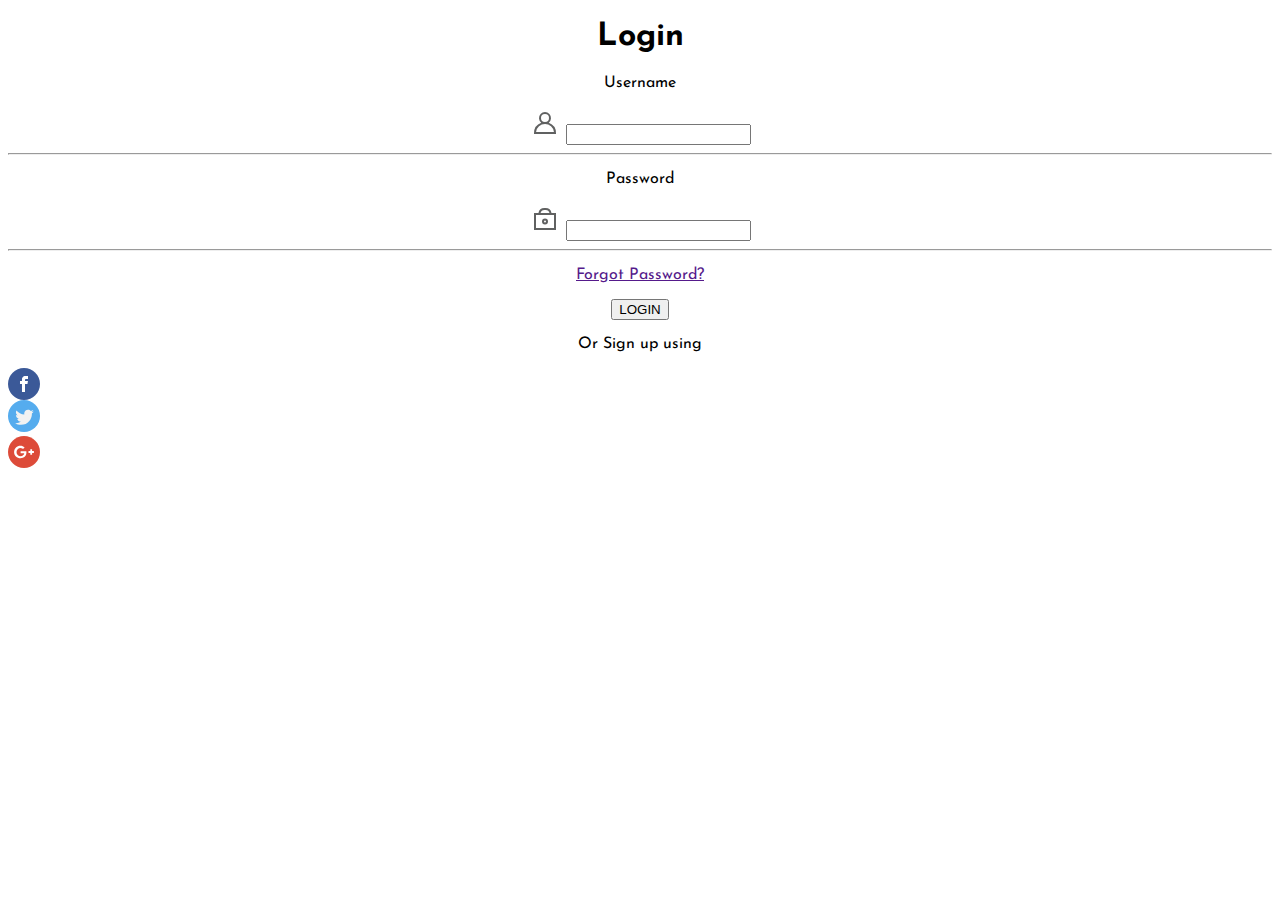
<file: Cool-Webpage/index.html>
<!DOCTYPE html>
<html lang="en">
<head>
    <meta charset="UTF-8">
    <meta http-equiv="X-UA-Compatible" content="IE=edge">
    <meta name="viewport" content="width=device-width, initial-scale=1.0">
    <title>Cool webpage</title>
    <link rel="stylesheet" href="style.css">
    <link rel="icon" type="img/x-icon" href="favicon.svg">
</head>
<body>
    <div>
        <div>
            <h1>Login</h1>
        </div>
        <div>
            <p>Username</p>
        </div>
        <div class="user-icon">
            <img 
            src="user-ico.svg" alt="">
            <input type="text"> <hr>
        </div>
        <div>
            <p>Password</p>
        </div>
        <div>
            <img src="locker.svg" alt="">
            <input type="text"> <hr>
        </div>
        <div>
            <p><a href="">Forgot Password?</a></p>
        </div>
        <div>
            <p><button>LOGIN</button></p>
        </div>
        <div>
            <p>Or Sign up using</p>
        </div>
        <div class="social-icons">
            <img
                class="social-icons" 
                src="facebook.svg" alt=""> <img src="twitter.svg" alt=""> <img src="google-plus.svg" alt="">
        </div>
    </div>
    </body>
</html>
</file>
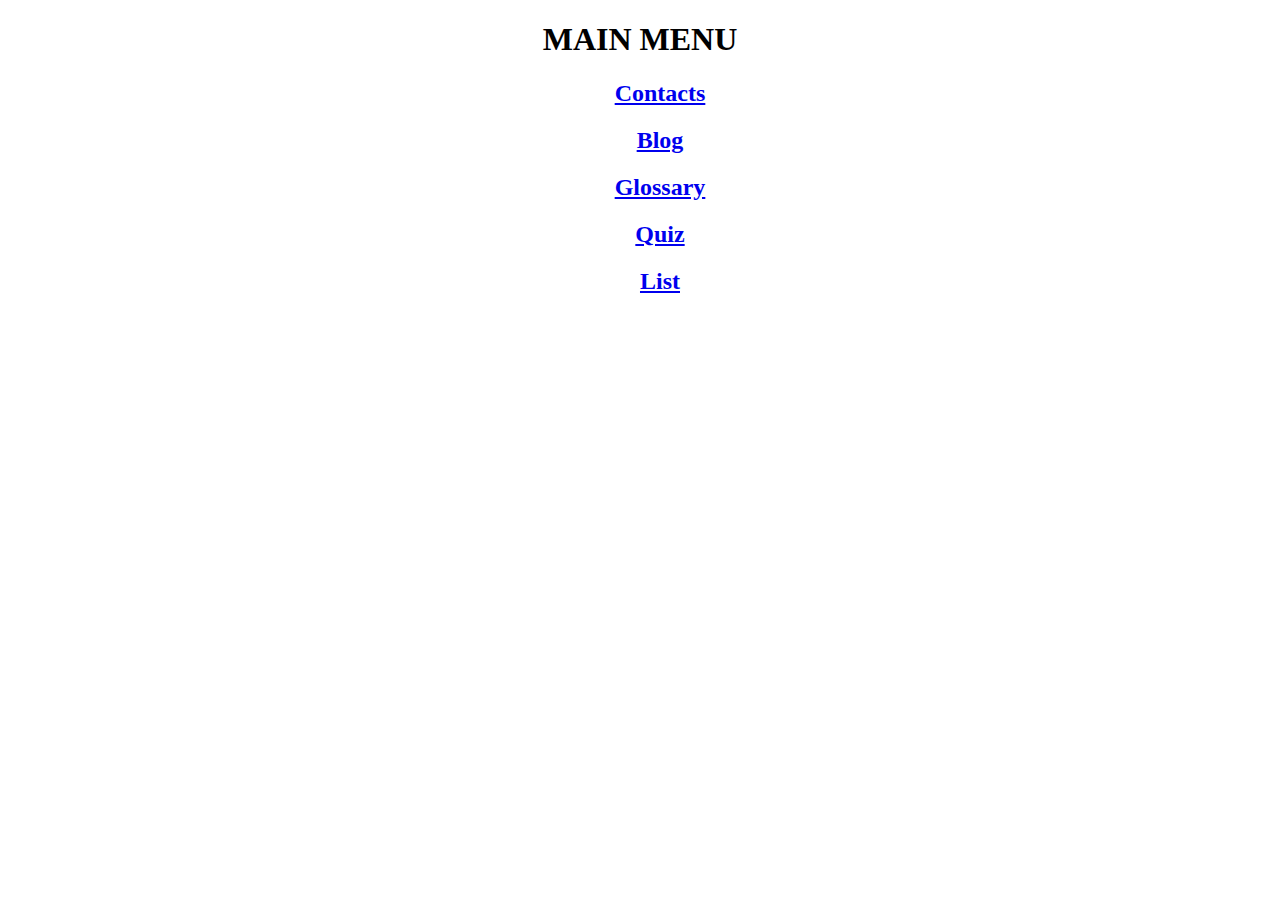
<file: Glossary/index.html>
<!DOCTYPE html>
<html lang="en">
<head>
    <meta charset="UTF-8">
    <meta http-equiv="X-UA-Compatible" content="IE=edge">
    <meta name="viewport" content="width=device-width, initial-scale=1.0">
    <title>Main menu</title>
</head>
<body>
    <div>
        <div>
            <h1 style="text-align: center;"><strong>MAIN MENU</strong></h1>
        </div>
        <div>
            <ol>
                <h2 style="text-align: center;"><a href="contacts.html">Contacts</a></h2>
                <h2 style="text-align: center;"><a href="blog-post.html">Blog</a></h2>
                <h2 style="text-align: center;"><a href="glossary.html">Glossary</a></h2>
                <h2 style="text-align: center;"><a href="quiz.html">Quiz</a></h2>
                <h2 style="text-align: center;"><a href="list.html">List</a></h2>
            </ol>
        </div>
    </div>
</body>
</html>
</file>
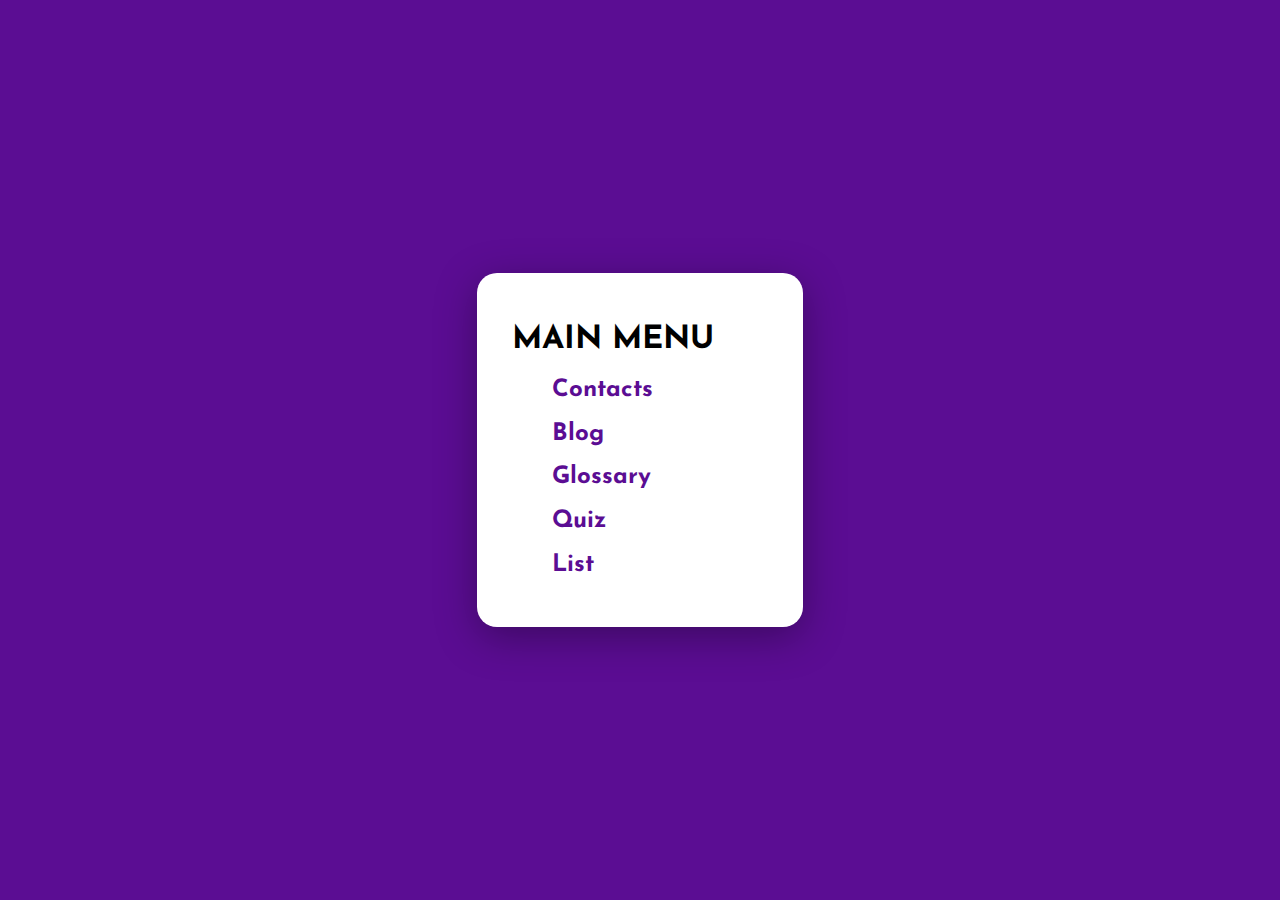
<file: html-navigation/index.html>
<!DOCTYPE html>
<html lang="en">
<head>
    <meta charset="UTF-8">
    <meta http-equiv="X-UA-Compatible" content="IE=edge">
    <meta name="viewport" content="width=device-width, initial-scale=1.0">
    <link rel="stylesheet" href="style.css">
    <link rel="icon" href="ico.svg">
        <title>Main menu</title>
</head>
<body>
    <div class="main-menu">
        <div class="center-menu">
            <header><h1>MAIN MENU</h1></header>
            <ol>
                <h2><a href="contacts.html">Contacts</a></h2>
                <h2><a href="blog-post.html">Blog</a></h2>
                <h2><a href="glossary.html">Glossary</a></h2>
                <h2><a href="quiz.html">Quiz</a></h2>
                <h2><a href="list.html">List</a></h2>
            </ol>        
        </div>
    </div>
</body>
</html>
</file>
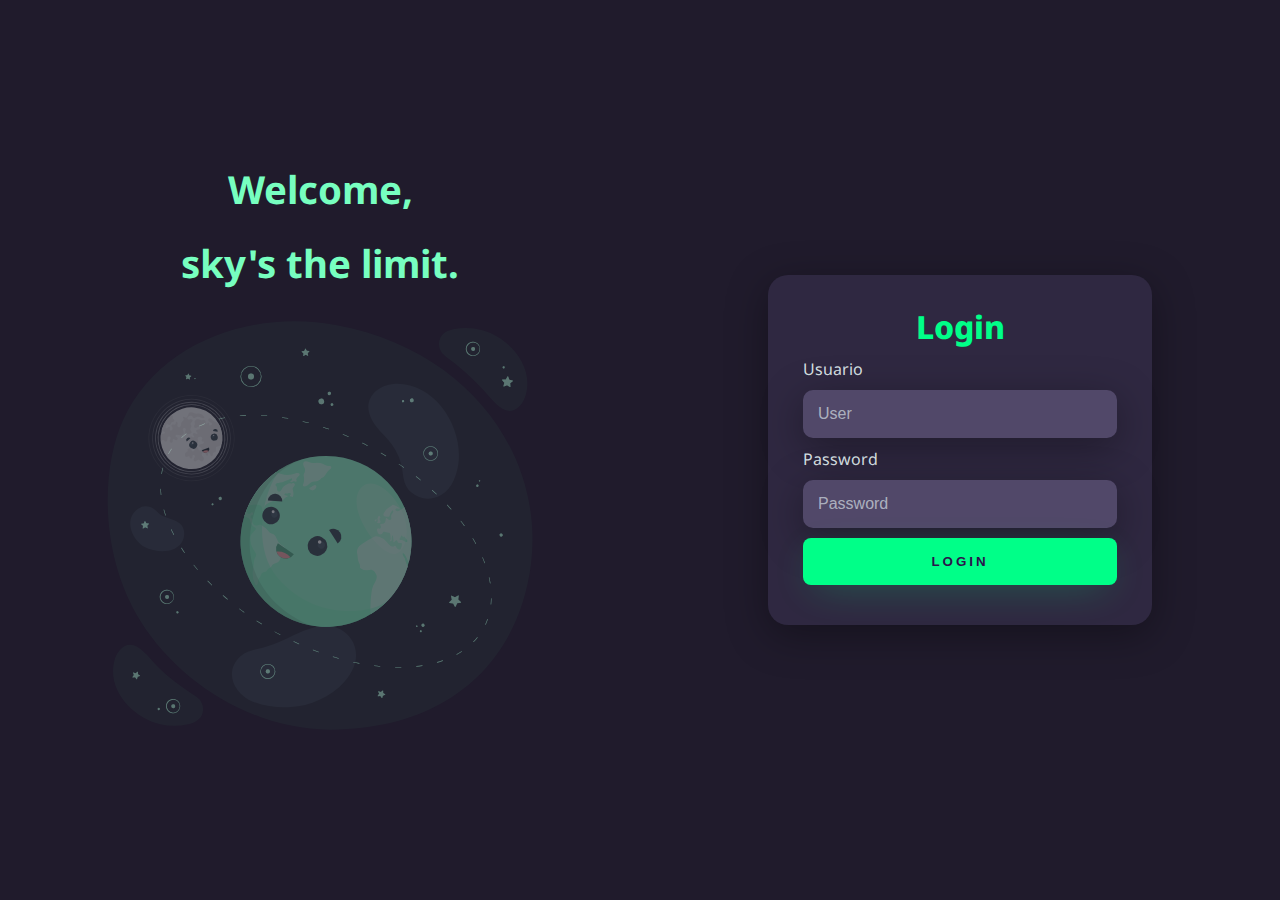
<file: Login-screen/index.html>
<!DOCTYPE html>
<html lang="en">
<head>
    <meta charset="UTF-8">
    <meta http-equiv="X-UA-Compatible" content="IE=edge">
    <meta name="viewport" content="width=device-width, initial-scale=1.0">
    <link rel="stylesheet" href="style.css">
    <link rel="icon" href="ico.svg">
    <title>Login</title>
</head>
<body>
    <div class="main-login">
        <div class="left-login">
            <h1>Welcome, </h1><br><h1>sky's the limit.</h1><h1></h1>
            <img class="left-login-image" src="sky.svg" alt="Animation">
            
        </div>
        <div class="right-login">
            <div class="card-login">
                <h1>Login</h1>
                <div class="textfield">
                    <label for="user">Usuario</label>
                    <input type="text" name="user" placeholder="User" >
                <div class="textfield">
                    <label for="password">Password</label>
                    <input type="password" name="password" placeholder="Password" >    
                </div>
                <button class="btn-login">Login</button>
            </div>
        </div>
    </div>
</body>
</html>
</file>
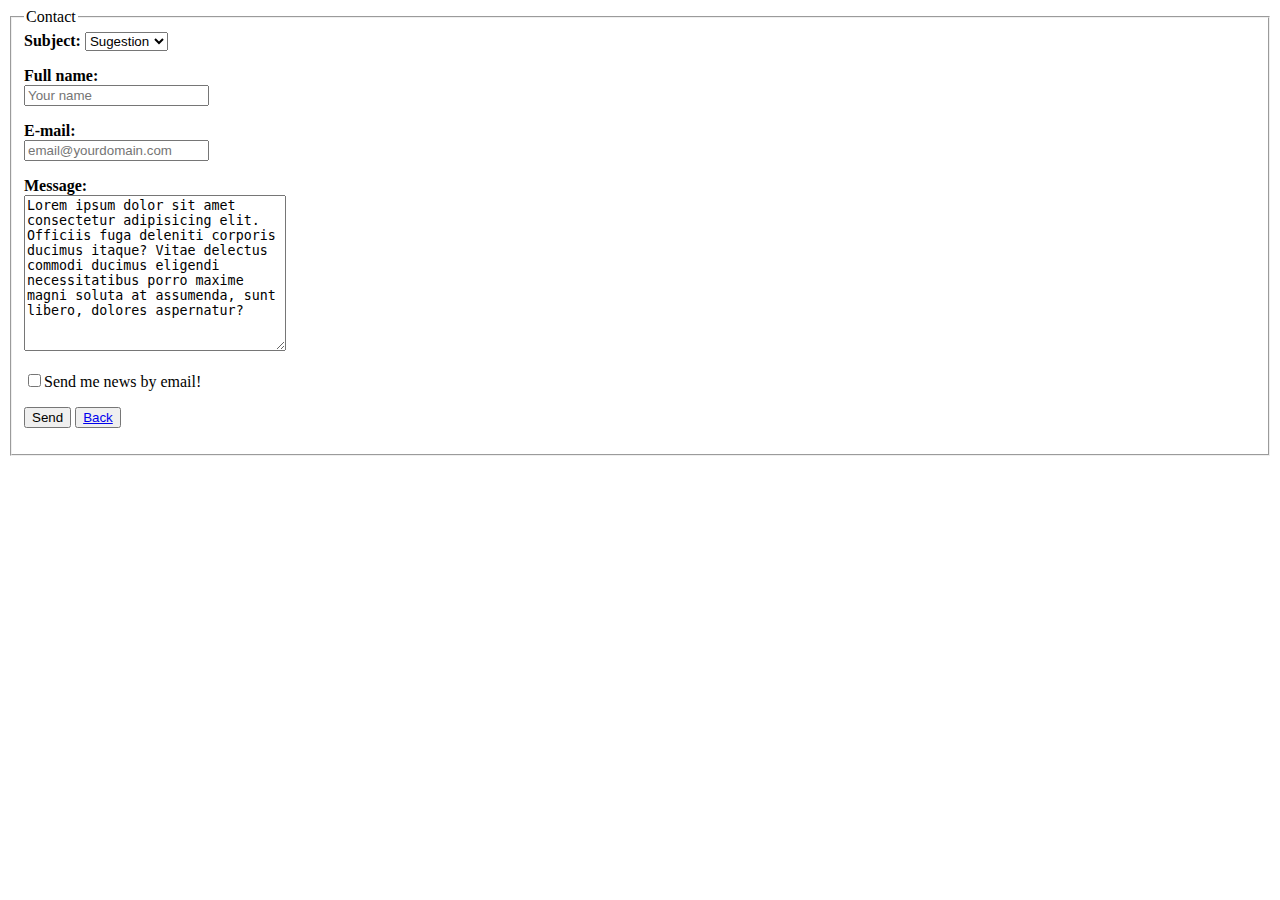
<file: Glossary/contacts.html>
<!DOCTYPE html>
<html lang="pt">
<head>
    <meta charset="UTF-8">
    <meta http-equiv="X-UA-Compatible" content="IE=edge">
    <meta name="viewport" content="width=device-width, initial-scale=1.0">
    <title>Contacts</title>
</head>
<body>
    <div id="contact-menu">
        <fieldset>
            <legend>Contact</legend>
            <form id="mutiple-choice">        
                <label for=""><strong>Subject: </strong></label>
                <select name="Subject">
                <option value="Suport">Suport</option>
                <option value="Sugestion" selected>Sugestion</option>
                <option value="Complaint">Complaint</option>
                </select><br> 
            </form>
            <p>
                <form id="fullname-field">
                    <label for=""><strong>Full name: </strong></label> <br>
                    <input placeholder="Your name"type="">
                </form>
            </p>
            <form id="email-field">
                <label for=""><strong>E-mail: </strong></label><br>
                <input placeholder="email@yourdomain.com" type=""> <br>
            </form>
            <p>
                <form id="text-box" action="">
                    <label><strong>Message: </strong></label> <br>
                    <textarea name="" id="" cols="30" rows="10">Lorem ipsum dolor sit amet consectetur adipisicing elit. Officiis fuga deleniti corporis ducimus itaque? Vitae delectus commodi ducimus eligendi necessitatibus porro maxime magni soluta at assumenda, sunt libero, dolores aspernatur?</textarea>
                </form>
            </p>
            <form id="checkbox-button" action="">
                <input  type="checkbox">Send me news by email! <br>           
                <p>
                    <button>Send</button> <button><a href="index.html">Back</a></button>
                </p>
            </form>
        </fieldset>
    </div>
</body>
</html>
</file>
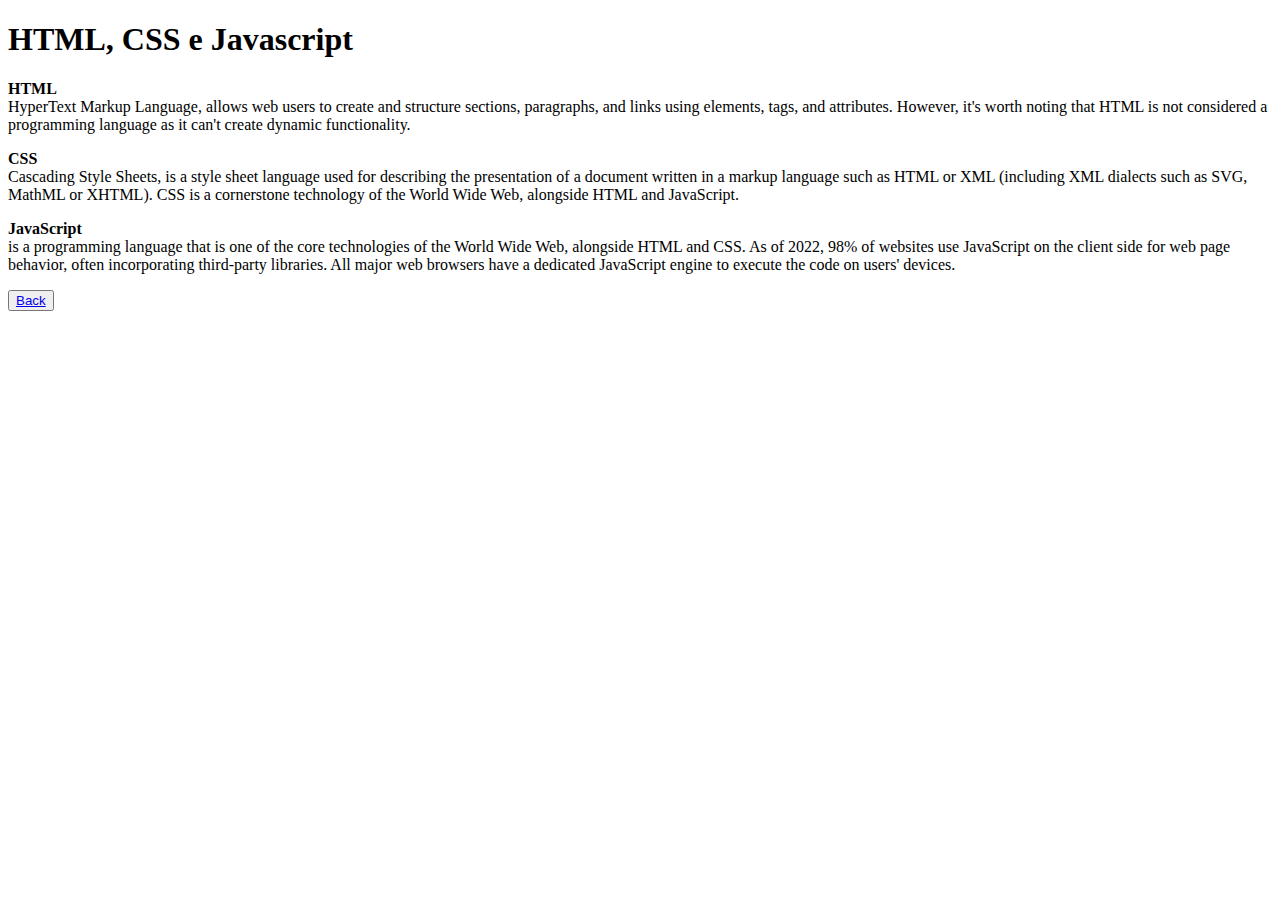
<file: Glossary/glossary.html>
<!DOCTYPE html>
<html lang="en">
<head>
    <meta charset="UTF-8">
    <meta http-equiv="X-UA-Compatible" content="IE=edge">
    <meta name="viewport" content="width=device-width, initial-scale=1.0">
    <title>Glossary</title>
</head>
<body>
    <div>
        <div id="main-text">
            <dl>
                <h1>HTML, CSS e Javascript</h1>
                <p><strong>HTML</strong> <br> HyperText Markup Language, allows web users to create and structure sections, paragraphs, and links using elements, tags, and attributes. However,        
                it&apos;s worth noting that HTML is not considered a programming language as it can&apos;t create dynamic functionality.</p>
                
                <p><strong>CSS</strong> <br> Cascading Style Sheets, is a style sheet language used for describing the presentation of a document written in a markup language such as HTML or XML 
                (including XML dialects such as SVG, MathML or XHTML). CSS is a cornerstone technology of the World Wide Web, alongside HTML and JavaScript.</p> 
               
                <p><strong>JavaScript</strong> <br> is a programming language that is one of the core technologies of the World Wide Web, alongside HTML and CSS. As of 2022, 98% of websites use JavaScript on the client side for web page behavior, often incorporating third-party libraries. 
                All major web browsers have a dedicated JavaScript engine to execute the code on users' devices.</p>           
            </dl>
        </div>
        <div>
            <button><a href="index.html">Back</a></button>
        </div>  
    </div>
</body>
</html>
</file>
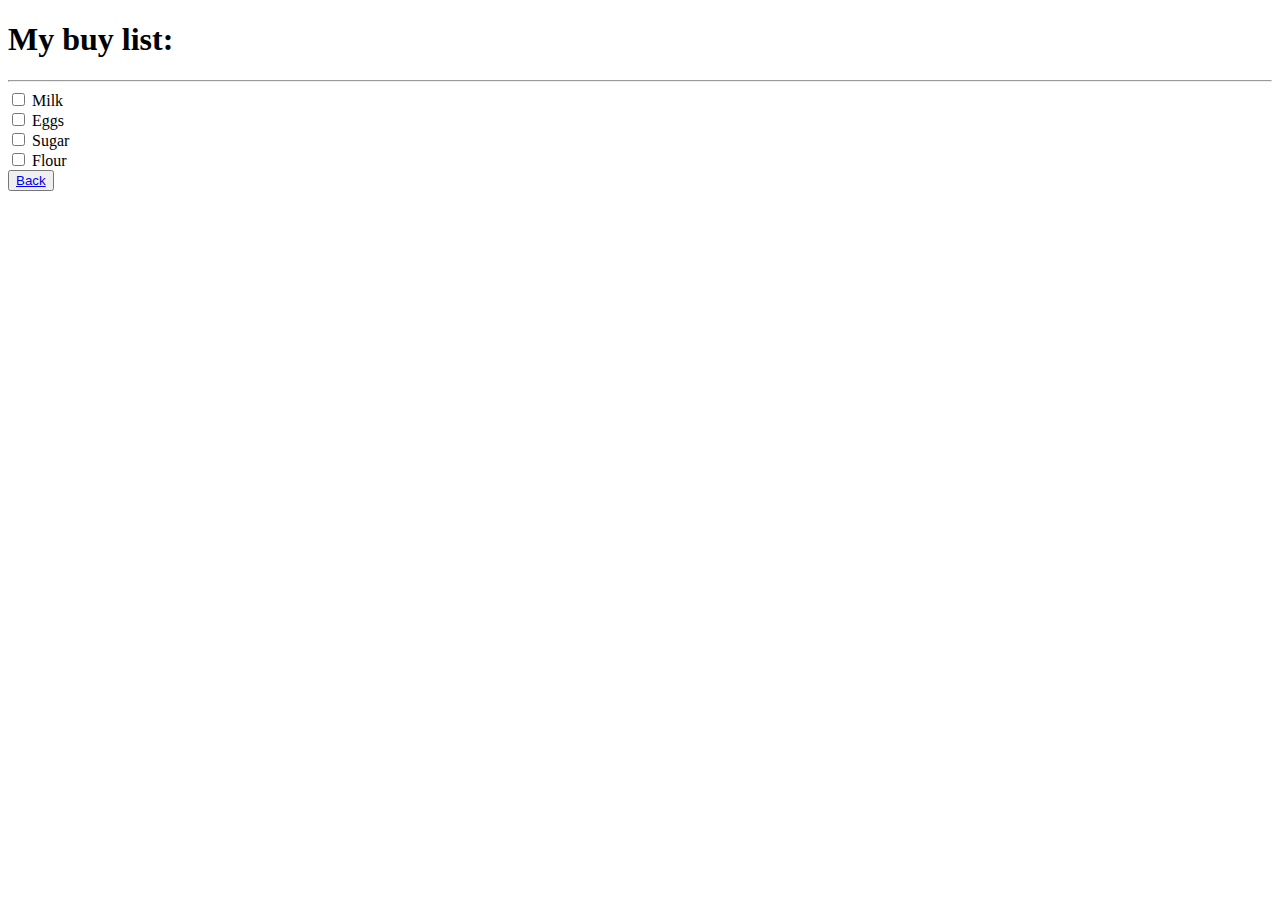
<file: Glossary/list.html>
<!DOCTYPE html>
<html lang="en">
<head>
    <meta charset="UTF-8">
    <meta http-equiv="X-UA-Compatible" content="IE=edge">
    <meta name="viewport" content="width=device-width, initial-scale=1.0">
    <title>Buy list</title>
</head>
<body>
    <div>
        <div id="list-title">
            <h1>My buy list:</h1>
            <hr>
        </div>
        <div id="list-form">
            <form>
                <input type="checkbox"> Milk <br>
                <input type="checkbox"> Eggs <br>
                <input type="checkbox"> Sugar <br>
                <input type="checkbox"> Flour
            </form>
        </div>
        <div>
            <button><a href="index.html">Back</a></button>
        </div>
    </div>  
</body>
</html>
</file>
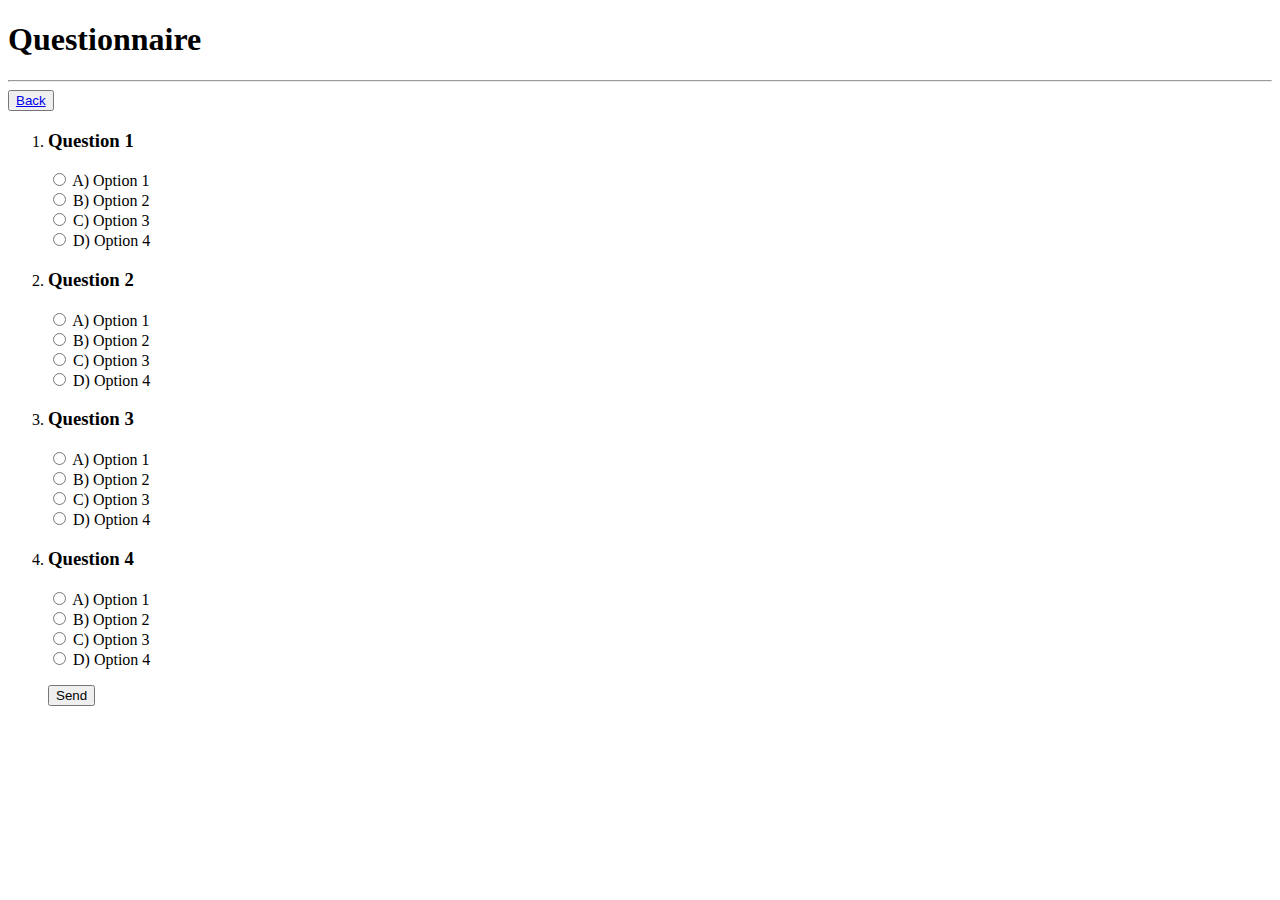
<file: Glossary/quiz.html>
<!DOCTYPE html>
<html lang="en">
<head>
    <meta charset="UTF-8">
    <meta http-equiv="X-UA-Compatible" content="IE=edge">
    <meta name="viewport" content="width=device-width, initial-scale=1.0">
    <title>Quiz</title>
</head>
<body>
    <div>
        <div>
            <h1>Questionnaire</h1>
            <hr>
        </div>
        <div>
            <button><a href="index.html">Back</a></button>
        </div>  
        <ol>
            <li>
              <h3>Question 1</h3>
              <div>
                <input type="radio" name="question-1" id="question-1-a" value="A" />
                <label for="question-1-a">A) Option 1</label>
              </div>
              <div>
                <input type="radio" name="question-1" id="question-1-b" value="B" />
                <label for="question-1-b">B) Option 2</label>
              </div>
              <div>
                <input type="radio" name="question-1" id="question-1-c" value="C" />
                <label for="question-1-c">C) Option 3</label>
              </div>
              <div>
                <input type="radio" name="question-1" id="question-1-d" value="D" />
                <label for="question-1-d">D) Option 4</label>
              </div>
            </li>
            <li>
                <h3>Question 2</h3>
              <div>
                <input type="radio" name="question-1" id="question-1-a" value="A" />
                <label for="question-1-a">A) Option 1</label>
              </div>
              <div>
                <input type="radio" name="question-1" id="question-1-b" value="B" />
                <label for="question-1-b">B) Option 2</label>
              </div>
              <div>
                <input type="radio" name="question-1" id="question-1-c" value="C" />
                <label for="question-1-c">C) Option 3</label>
              </div>
              <div>
                <input type="radio" name="question-1" id="question-1-d" value="D" />
                <label for="question-1-d">D) Option 4</label>
              </div>
            </li>
            <li>
                <h3>Question 3</h3>
              <div>
                <input type="radio" name="question-1" id="question-1-a" value="A" />
                <label for="question-1-a">A) Option 1</label>
              </div>
              <div>
                <input type="radio" name="question-1" id="question-1-b" value="B" />
                <label for="question-1-b">B) Option 2</label>
              </div>
              <div>
                <input type="radio" name="question-1" id="question-1-c" value="C" />
                <label for="question-1-c">C) Option 3</label>
              </div>
              <div>
                <input type="radio" name="question-1" id="question-1-d" value="D" />
                <label for="question-1-d">D) Option 4</label>
              </div>
            </li>
            <li>
                <h3>Question 4</h3>
              <div>
                <input type="radio" name="question-1" id="question-1-a" value="A" />
                <label for="question-1-a">A) Option 1</label>
              </div>
              <div>
                <input type="radio" name="question-1" id="question-1-b" value="B" />
                <label for="question-1-b">B) Option 2</label>
              </div>
              <div>
                <input type="radio" name="question-1" id="question-1-c" value="C" />
                <label for="question-1-c">C) Option 3</label>
              </div>
              <div>
                <input type="radio" name="question-1" id="question-1-d" value="D" />
                <label for="question-1-d">D) Option 4</label>
              </div>
            </li>
            <div>
                <p>
                    <button>Send</button>
                </p>           
            </div>
          </ol> 
    </div>  
</body>
</html>
</file>
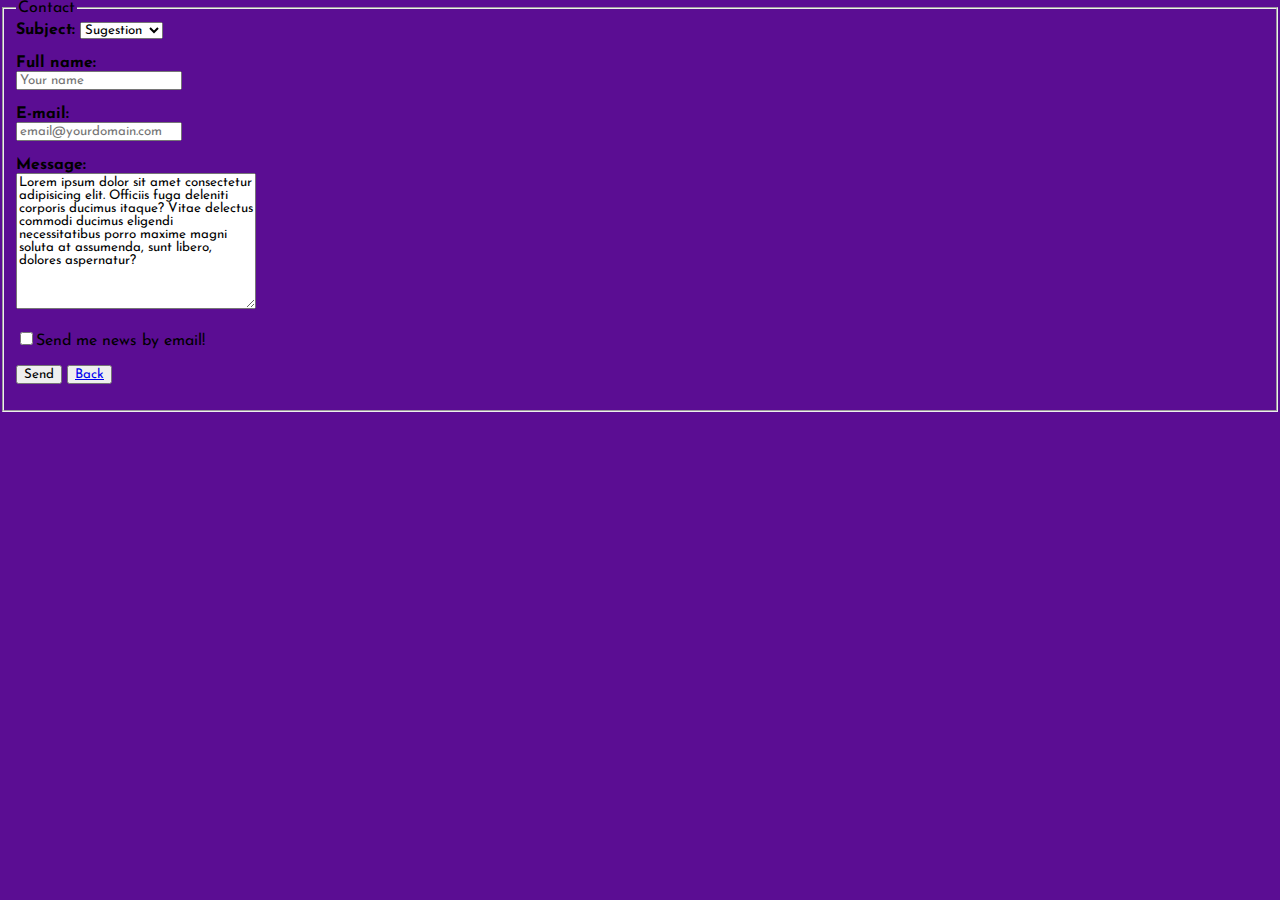
<file: html-navigation/contacts.html>
<!DOCTYPE html>
<html lang="pt">
<head>
    <meta charset="UTF-8">
    <meta http-equiv="X-UA-Compatible" content="IE=edge">
    <meta name="viewport" content="width=device-width, initial-scale=1.0">
    <link rel="stylesheet" href="style.css">
    <link rel="icon" href="ico.svg">
    <title>Contacts</title>
</head>
<body class="contact-background">
    <div >
        <div class="contact-menu">
            <fieldset class="fieldset">
                <legend class="legend-contact">Contact</legend>
                <form id="mutiple-choice">        
                    <label for=""><strong>Subject: </strong></label>
                    <select name="Subject">
                    <option value="Suport">Suport</option>
                    <option value="Sugestion" selected>Sugestion</option>
                    <option value="Complaint">Complaint</option>
                    </select><br> 
                </form>
                <p>
                    <form id="fullname-field">
                        <label for=""><strong>Full name: </strong></label> <br>
                        <input placeholder="Your name"type="">
                    </form>
                </p>
                <form id="email-field">
                    <label for=""><strong>E-mail: </strong></label><br>
                    <input placeholder="email@yourdomain.com" type=""> <br>
                </form>
                <p>
                    <form id="text-box" action="">
                        <label><strong>Message: </strong></label> <br>
                        <textarea name="" id="" cols="30" rows="10">Lorem ipsum dolor sit amet consectetur adipisicing elit. Officiis fuga deleniti corporis ducimus itaque? Vitae delectus commodi ducimus eligendi necessitatibus porro maxime magni soluta at assumenda, sunt libero, dolores aspernatur?</textarea>
                    </form>
                </p>
                <form id="checkbox-button" action="">
                    <input  type="checkbox">Send me news by email! <br>           
                    <p>
                        <button class="contact-button">Send</button> <button><a class="contact-button1" href="index.html">Back</a></button>
                    </p>
                </form>
            </fieldset>
        </div>
    </div>
</body>
</html>
</file>
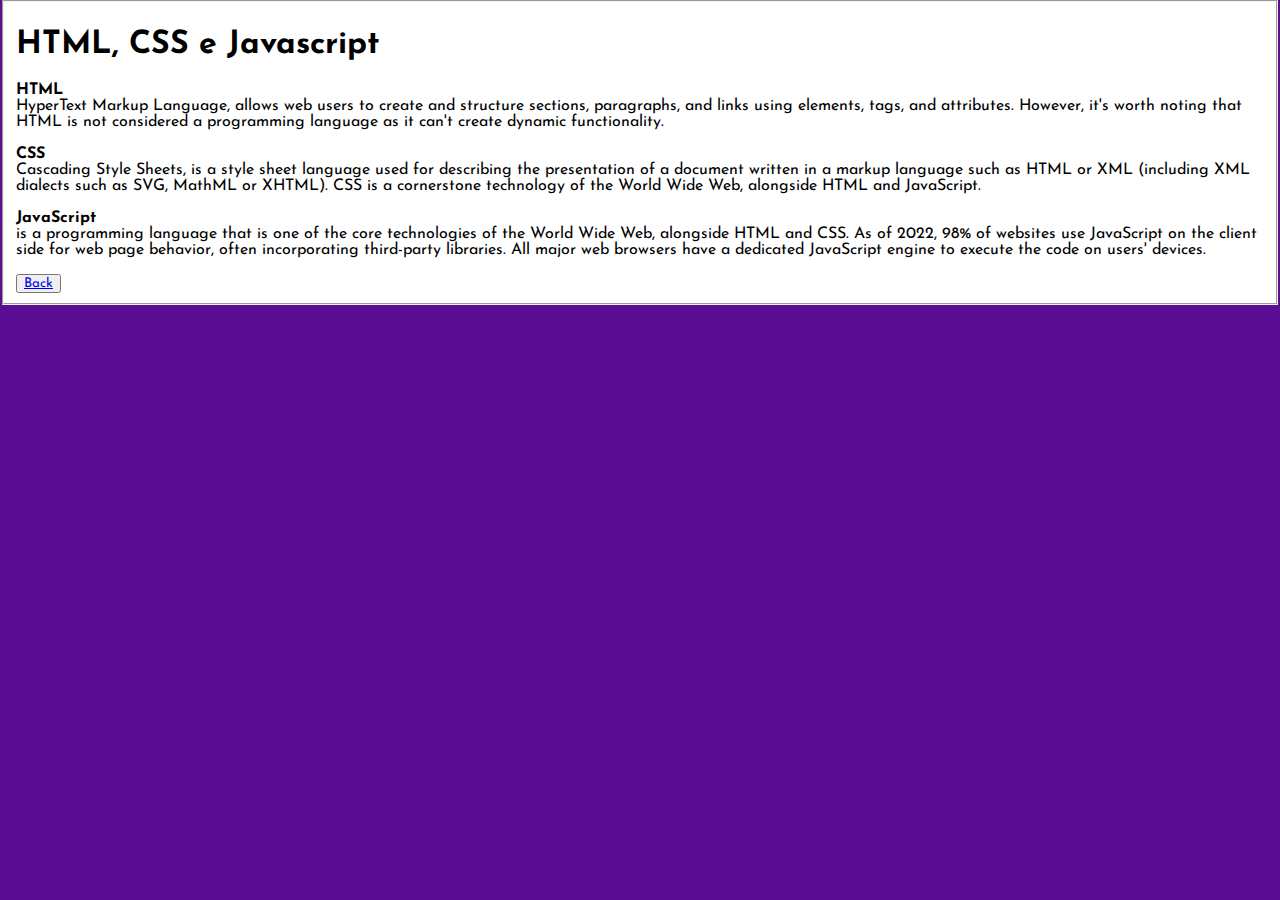
<file: html-navigation/glossary.html>
<!DOCTYPE html>
<html lang="en">
<head>
    <meta charset="UTF-8">
    <meta http-equiv="X-UA-Compatible" content="IE=edge">
    <meta name="viewport" content="width=device-width, initial-scale=1.0">
    <link rel="stylesheet" href="style.css">
    <link rel="icon" href="ico.svg">
    <title>Glossary</title>
</head>
<body class="glossary-background">
    <div>
        <div id="main-text">
            <fieldset class="glossary-fieldset">
                <h1>HTML, CSS e Javascript</h1>
                <p><strong>HTML</strong> <br> HyperText Markup Language, allows web users to create and structure sections, paragraphs, and links using elements, tags, and attributes. However,        
                it&apos;s worth noting that HTML is not considered a programming language as it can&apos;t create dynamic functionality.</p>
                
                <p><strong>CSS</strong> <br> Cascading Style Sheets, is a style sheet language used for describing the presentation of a document written in a markup language such as HTML or XML 
                (including XML dialects such as SVG, MathML or XHTML). CSS is a cornerstone technology of the World Wide Web, alongside HTML and JavaScript.</p> 
               
                <p><strong>JavaScript</strong> <br> is a programming language that is one of the core technologies of the World Wide Web, alongside HTML and CSS. As of 2022, 98% of websites use JavaScript on the client side for web page behavior, often incorporating third-party libraries. 
                All major web browsers have a dedicated JavaScript engine to execute the code on users' devices.</p>           
                <button><a href="index.html">Back</a></button>        
            </fieldset>
        </div>  
    </div>
</body>
</html>
</file>
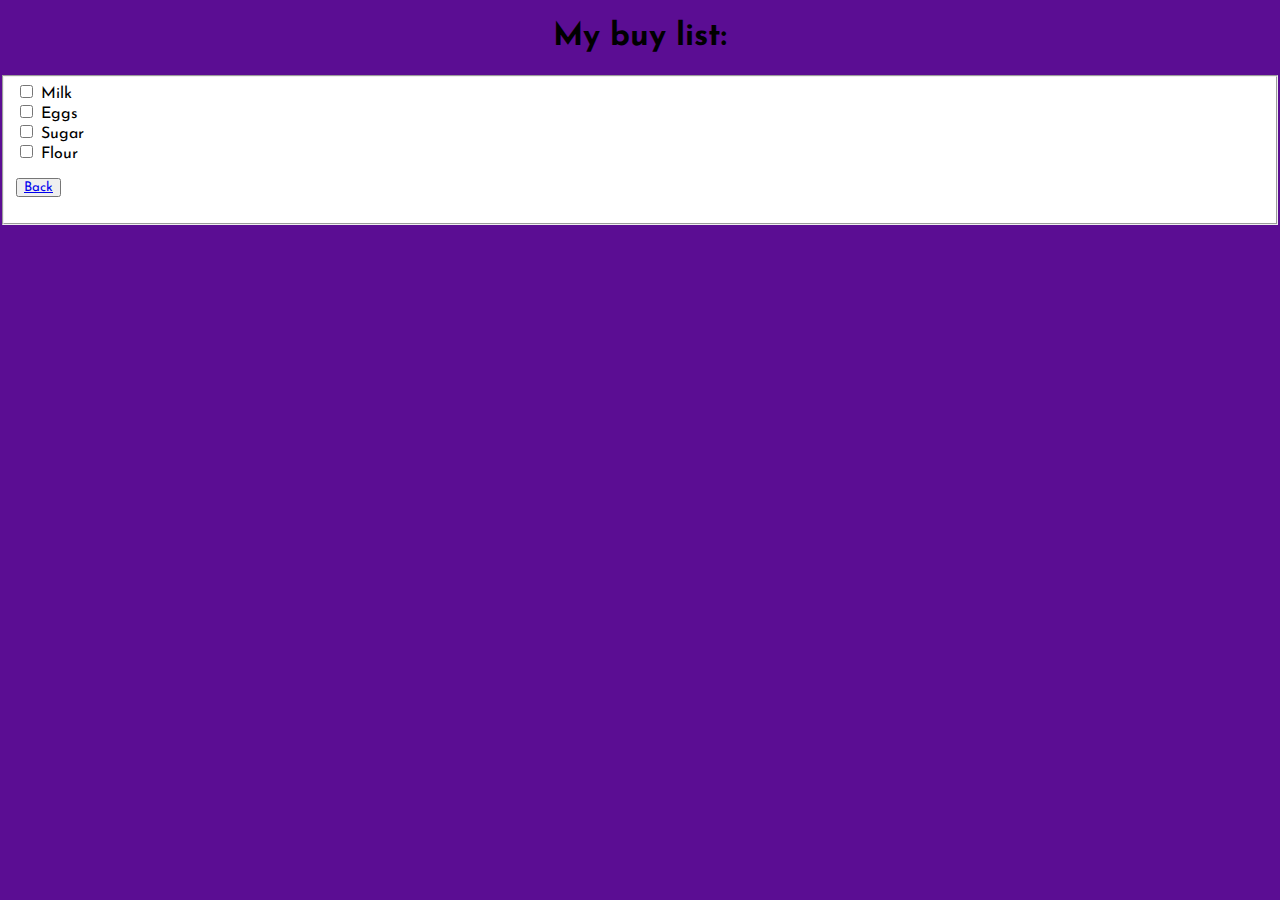
<file: html-navigation/list.html>
<!DOCTYPE html>
<html lang="en">
<head>
    <meta charset="UTF-8">
    <meta http-equiv="X-UA-Compatible" content="IE=edge">
    <meta name="viewport" content="width=device-width, initial-scale=1.0">
    <link rel="stylesheet" href="style.css">
    <link rel="icon" href="ico.svg">
    <title>Buy list</title>
</head>
<body class="list-background">
    <div>
        <div id="list-title">
            <h1 style="text-align: center;">My buy list:</h1>
            
        </div>
        <fieldset class="list-form">
            <form class="list-checkbox">
                <input class="list-checkbox1" type="checkbox"> Milk<br>
                <input class="list-checkbox2" type="checkbox"> Eggs <br>
                <input class="list-checkbox3" type="checkbox"> Sugar <br>
                <input class="list-checkbox4" type="checkbox"> Flour
            </form>
            <p>
                <button><a href="index.html">Back</a></button>
            </p>
        </fieldset>
        <div>
            
        </div>
    </div>  
</body>
</html>
</file>
<file: Cool-Webpage/style.css>
@import url('https://fonts.googleapis.com/css2?family=Josefin+Sans&display=swap');
body {
    font-family: 'Josefin Sans', sans-serif;
    text-align: center;
}

.login {
    color: white;
}
.social-icons {
    width: 32px;
    height: 32px;
    float: left;
}
</file>
<file: html-navigation/style.css>
@import url('https://fonts.googleapis.com/css2?family=Josefin+Sans&display=swap');
* {
    font-family: 'Josefin Sans', sans-serif;
}
body{
    margin: 0;
}
.main-menu{
    width: 100vw;
    height: 100vh;
    background-color:#5b0d93;
    display: flex;
    justify-content: center;
    align-items: center;
}
.center-menu{
    width: 20%;
    flex-direction: column;
    padding: 30px 35px;
    background-color: #ffffff;
    border-radius: 20px;
    box-shadow: 0px 10px 40px #00000056;
    justify-content: center;
    align-items: center;
}
.center-menu > h1{
    text-align: center;
}
.center-menu > ol > h2 > a{
    color: #5b0d93;
    text-decoration: none;
    border: none;
}
.center-menu > ol > h2 > a:hover{
    color: red;
    box-shadow: 5px 10px 20px #ff0000fa;
}
/*CONTACT STYLE*/
.contact-background {
    background-color: #5b0d93;
}
/*BLOG STYLE*/
.blog-background {
    color: white;
    background-color: #5b0d93;
    text-align: center;
}
.blog-hiperlink1, .blog-hiperlink2, .blog-hiperlink3{
    color: white;
}
a.blog-hiperlink1:hover, a.blog-hiperlink2:hover, a.blog-hiperlink3:hover {
    color: red;
}
/*GLOSSARY STYLE*/
.glossary-background{
    background-color: #5b0d93;
}
.glossary-fieldset{
    background-color: white;
}
/*QUIZ STYLE*/
.quiz-background{
    background-color: #5b0d93;
}
.test{
    padding-left: 2rem;
    background-color: white;
}
/*LIST STYLE*/
.list-background{
    background-color: #5b0d93;
}
.list-form{
    background-color: white;
}
input[type="checkbox"]:checked {
    color: red;

}

@media only screen and (max-width: 600px){
    .center-menu{
        width: 45%;
    }
}
</file>
<file: Login-screen/style.css>
@import url('https://fonts.googleapis.com/css2?family=Noto+Sans:wght@400;700&display=swap');
body {
    font-family: 'Noto Sans', sans-serif;
    margin: 0;
}
body *{
    box-sizing: border-box;
}
.main-login {
    width: 100vw;
    height: 100vh;
    background-color: #201b2c;
    display: flex;
    justify-content: center;
    align-items: center;
}
.left-login {
    width: 50vw;
    height: 100vh;
    display: flex;
    justify-content: center;
    align-items: center;
    flex-direction: column;
}
.left-login > h1 {
    margin: 0;
    font-size: 3vw;
    color:#77ffc0;
}
.left-login-image{
    width: 35vw;
}
.right-login {
    width: 50vw;
    height: 100vh;
    display: flex;
    justify-content: center;
    align-items: center;
}
.card-login {
    width: 60%;
    display: flex;
    justify-content: center;
    align-items: center;
    flex-direction: column;
    padding: 30px 35px;
    background-color: #2f2841;
    border-radius: 20px;
    box-shadow: 0px 10px 40px #00000056;
}
.card-login > h1 {
    color: #00ff88;
    font-weight: 800;
    margin: 0;
}   
.textfield {
    width: 100%;
    display: flex;
    flex-direction: column;
    align-items: flex-start;
    justify-content: center;
    margin: 10px 0px;
}
.textfield > input{
    width: 100%;
    border: none;
    border-radius: 10px;
    padding: 15px;
    background-color:#514869;
    color: #f0ffffde;
    font-size: 12pt;
    box-shadow: 0px 10px 40px #00000056;
    outline: none;
    box-sizing: border-box;
}
.textfield > label{
    color: #f0ffffde;
    margin-bottom: 10px;
}
.textfield > input::placeholder{
    color: #f0ffff94;
}
.btn-login{
    width: 100%;
    padding: 16px 0px;
    border: none;
    border-radius: 8px;
    outline: none;
    text-transform: uppercase;
    font-weight: 800;
    letter-spacing: 3px;
    color: #2b134b;
    background-color: #00ff88;
    cursor: pointer;
    box-shadow: 0px 10px 40px -12px #00ff8052;
}
.btn-login:hover{
    color: #00ff88;
    background-color: #2b134b;
    box-shadow: 5px 15px 40px -12px #7070708f;

}

@media only screen and (max-width: 950px){
    .card-login{
        width: 85%;
    }
}
@media only screen and (max-width: 600px){
    .main-login{
        flex-direction: column;
    }
    .left-login > h1 {
        display: none;
    }
    .left-login{
        width: 100%;
        height: auto;
    }
    .right-login{
        width: 100%;
        height: auto;   
    }
    .left-login-image{
        width: 50vw;
    }
    .card-login{
        width: 90%;
    }
}
</file>
